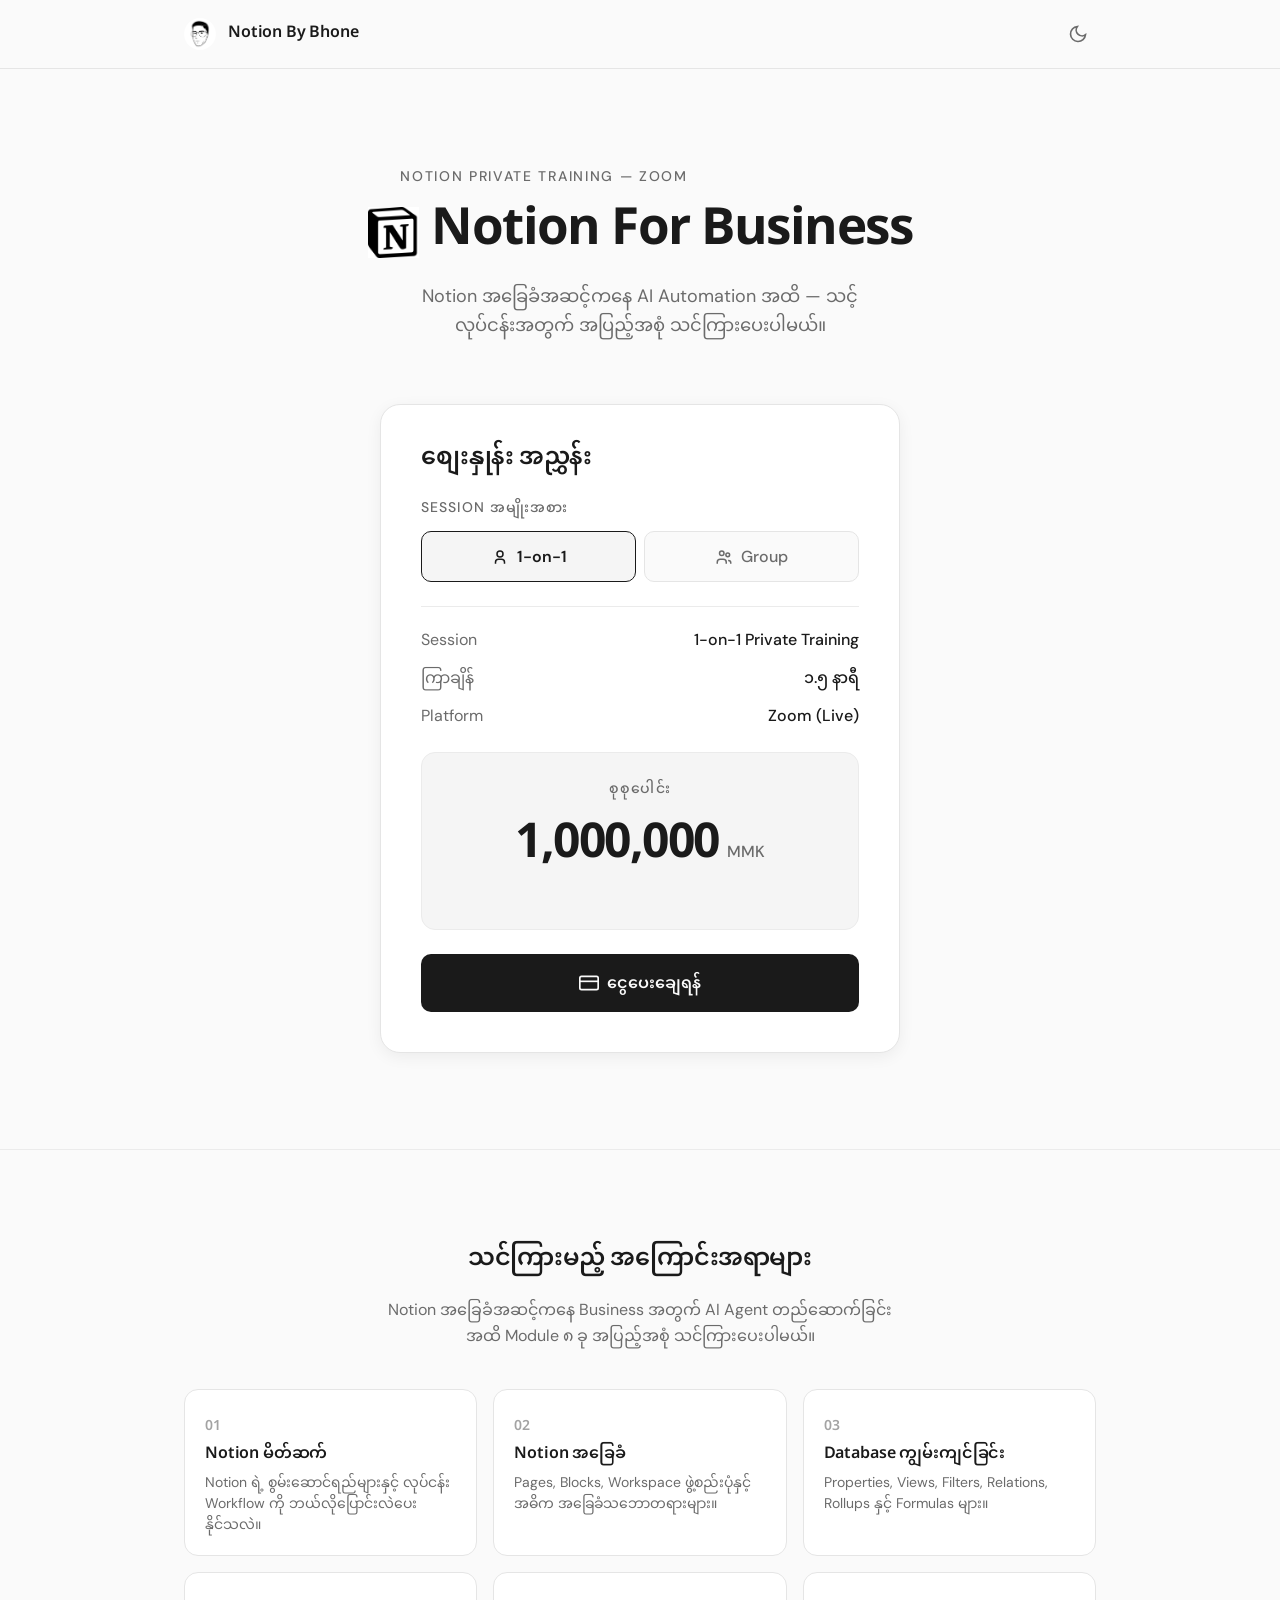
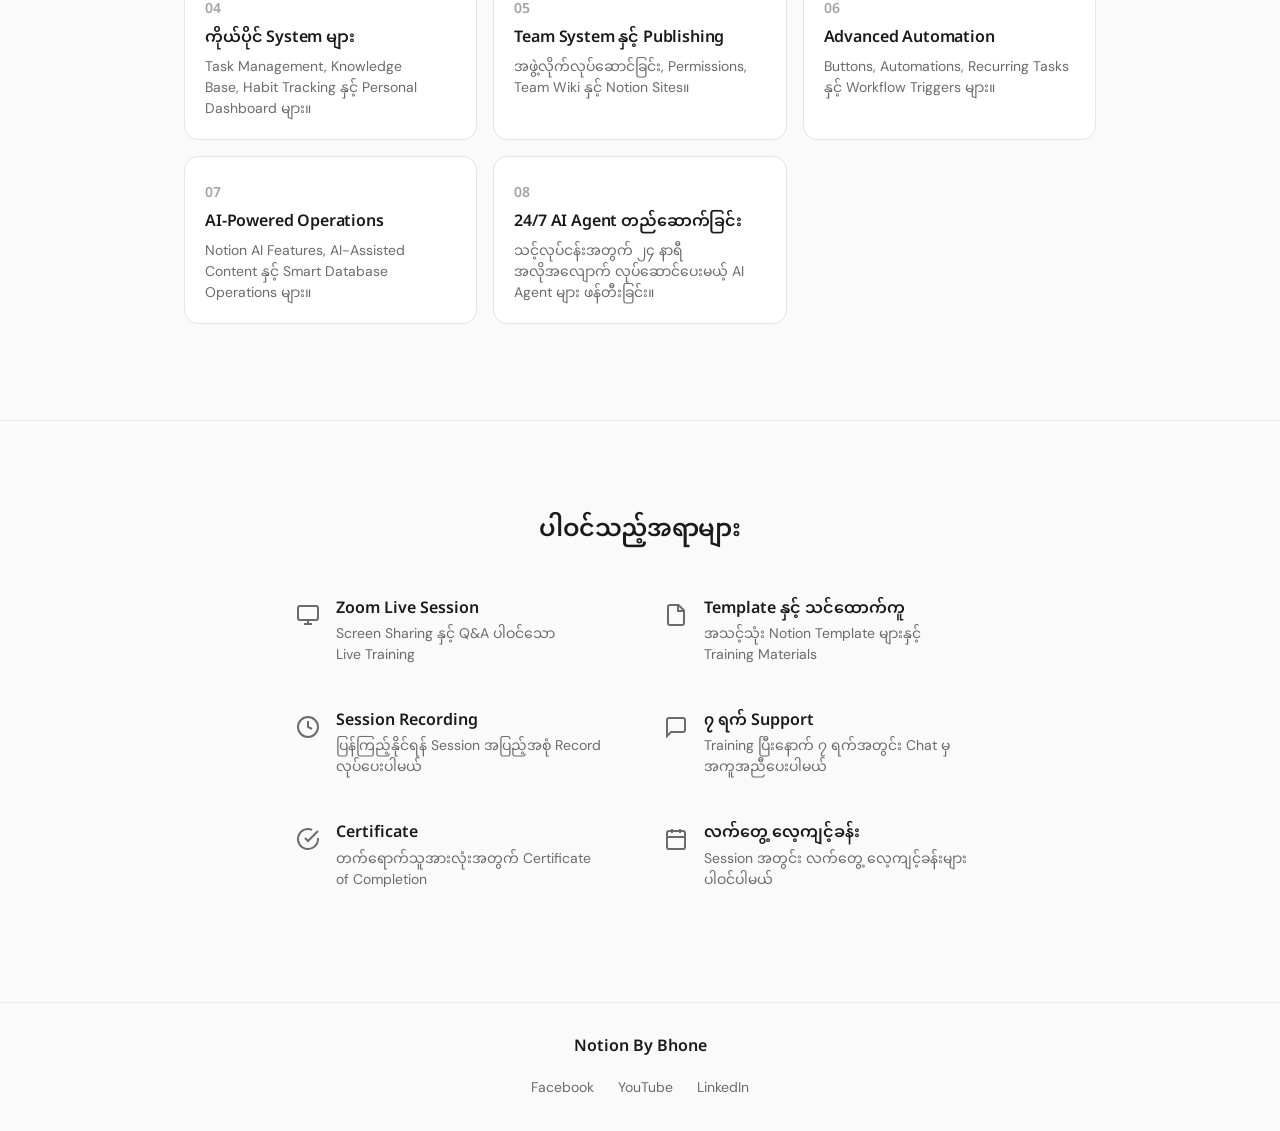
<file: index.html>
<!DOCTYPE html>
<html lang="my">
<head>
<meta charset="UTF-8">
<meta name="viewport" content="width=device-width, initial-scale=1.0">
<title>Notion Private Training — စျေးနှုန်းအညွှန်း | Notion By Bhone</title>
<meta name="description" content="Notion Private Training (Zoom) အတွက် စျေးနှုန်းကို ချက်ချင်းကြည့်ရှုပါ။ 1-on-1 သို့မဟုတ် Group session များဖြင့် Notion အခြေခံမှ AI Automation အထိ သင်ကြားပေးပါသည်။">

<!-- Fonts -->
<link href="https://api.fontshare.com/v2/css?f[]=general-sans@400,500,600,700&display=swap" rel="stylesheet">
<link rel="preconnect" href="https://fonts.googleapis.com">
<link rel="preconnect" href="https://fonts.gstatic.com" crossorigin>
<link href="https://fonts.googleapis.com/css2?family=DM+Sans:ital,opsz,wght@0,9..40,400;0,9..40,500;0,9..40,600;0,9..40,700&family=Noto+Sans+Myanmar:wght@400;500;600;700&display=swap" rel="stylesheet">

<link rel="stylesheet" href="./base.css">
<link rel="stylesheet" href="./style.css">
</head>
<body>

  <!-- Header -->
  <header class="site-header">
    <div class="header-inner">
      <div class="brand">
        <img class="logo-img" src="./nbb-profile.jpg" alt="Notion By Bhone" width="32" height="32">
        <span class="brand-name">Notion By Bhone</span>
      </div>
      <button data-theme-toggle aria-label="Switch to dark mode">
        <svg width="20" height="20" viewBox="0 0 24 24" fill="none" stroke="currentColor" stroke-width="2">
          <path d="M21 12.79A9 9 0 1 1 11.21 3 7 7 0 0 0 21 12.79z"/>
        </svg>
      </button>
    </div>
  </header>

  <main>
    <!-- Hero -->
    <section class="hero">
      <div class="container">
        <p class="hero-label">Notion Private Training — Zoom</p>
        <h1 class="hero-title"><img class="hero-notion-logo" src="./notion-logo.jpg" alt="Notion" width="48" height="48"> Notion For Business</h1>
        <p class="hero-desc">Notion အခြေခံအဆင့်ကနေ AI Automation အထိ — သင့်လုပ်ငန်းအတွက် အပြည့်အစုံ သင်ကြားပေးပါမယ်။</p>
      </div>
    </section>

    <!-- Quotation Builder -->
    <section class="quote-builder" id="quote">
      <div class="container">
        <div class="quote-card">
          <h2 class="section-label">စျေးနှုန်း အညွှန်း</h2>

          <!-- Session Type -->
          <div class="field-group">
            <label class="field-label">Session အမျိုးအစား</label>
            <div class="toggle-group" role="radiogroup" aria-label="Session type">
              <button class="toggle-btn active" role="radio" aria-checked="true" data-type="one-on-one">
                <span class="toggle-icon">
                  <svg width="18" height="18" viewBox="0 0 24 24" fill="none" stroke="currentColor" stroke-width="2"><circle cx="12" cy="8" r="4"/><path d="M6 21v-2a4 4 0 0 1 4-4h4a4 4 0 0 1 4 4v2"/></svg>
                </span>
                1-on-1
              </button>
              <button class="toggle-btn" role="radio" aria-checked="false" data-type="group">
                <span class="toggle-icon">
                  <svg width="18" height="18" viewBox="0 0 24 24" fill="none" stroke="currentColor" stroke-width="2"><circle cx="9" cy="7" r="3"/><path d="M3 21v-2a4 4 0 0 1 4-4h4a4 4 0 0 1 4 4v2"/><circle cx="17" cy="9" r="2.5"/><path d="M21 21v-1.5a3 3 0 0 0-3-3h-.5"/></svg>
                </span>
                Group
              </button>
            </div>
          </div>

          <!-- Group Size (hidden by default) -->
          <div class="field-group group-size-field" id="groupSizeField" style="display:none;">
            <label class="field-label" for="groupSize">တက်ရောက်မည့်သူ အရေအတွက်</label>
            <div class="stepper">
              <button class="stepper-btn" id="decreaseBtn" aria-label="လျှော့ရန်">
                <svg width="18" height="18" viewBox="0 0 24 24" fill="none" stroke="currentColor" stroke-width="2.5"><line x1="5" y1="12" x2="19" y2="12"/></svg>
              </button>
              <input type="number" id="groupSize" class="stepper-input" value="5" min="2" max="50" aria-label="တက်ရောက်မည့်သူ အရေအတွက်">
              <button class="stepper-btn" id="increaseBtn" aria-label="တိုးရန်">
                <svg width="18" height="18" viewBox="0 0 24 24" fill="none" stroke="currentColor" stroke-width="2.5"><line x1="12" y1="5" x2="12" y2="19"/><line x1="5" y1="12" x2="19" y2="12"/></svg>
              </button>
            </div>
            <p class="size-hint" id="sizeHint">၅–၁၀ ဦး</p>
          </div>

          <!-- Divider -->
          <div class="quote-divider"></div>

          <!-- Summary -->
          <div class="quote-summary">
            <div class="summary-row">
              <span class="summary-label">Session</span>
              <span class="summary-value" id="sessionLabel">1-on-1 Private Training</span>
            </div>
            <div class="summary-row">
              <span class="summary-label">ကြာချိန်</span>
              <span class="summary-value" id="durationLabel">၁.၅ နာရီ</span>
            </div>
            <div class="summary-row">
              <span class="summary-label">Platform</span>
              <span class="summary-value">Zoom (Live)</span>
            </div>
            <div class="summary-row" id="participantsRow" style="display:none;">
              <span class="summary-label">တက်ရောက်သူ</span>
              <span class="summary-value" id="participantsLabel">5</span>
            </div>
          </div>

          <!-- Price -->
          <div class="price-block">
            <p class="price-label">စုစုပေါင်း</p>
            <p class="price-amount" id="priceAmount">
              <span class="price-number" id="priceNumber">1,000,000</span>
              <span class="price-currency">MMK</span>
            </p>
            <p class="price-tier" id="priceTier"></p>
          </div>

          <!-- CTA -->
          <a href="./payment.html" class="cta-btn">
            <svg width="20" height="20" viewBox="0 0 24 24" fill="none" stroke="currentColor" stroke-width="2"><rect x="1" y="4" width="22" height="16" rx="2" ry="2"/><line x1="1" y1="10" x2="23" y2="10"/></svg>
            ငွေပေးချေရန်
          </a>
        </div>
      </div>
    </section>

    <!-- Training Outline -->
    <section class="outline" id="outline">
      <div class="container">
        <h2 class="section-label">သင်ကြားမည့် အကြောင်းအရာများ</h2>
        <p class="outline-desc">Notion အခြေခံအဆင့်ကနေ Business အတွက် AI Agent တည်ဆောက်ခြင်းအထိ Module ၈ ခု အပြည့်အစုံ သင်ကြားပေးပါမယ်။</p>

        <div class="modules-grid">
          <div class="module-card">
            <span class="module-num">01</span>
            <h3>Notion မိတ်ဆက်</h3>
            <p>Notion ရဲ့ စွမ်းဆောင်ရည်များနှင့် လုပ်ငန်း Workflow ကို ဘယ်လိုပြောင်းလဲပေးနိုင်သလဲ။</p>
          </div>
          <div class="module-card">
            <span class="module-num">02</span>
            <h3>Notion အခြေခံ</h3>
            <p>Pages, Blocks, Workspace ဖွဲ့စည်းပုံနှင့် အဓိက အခြေခံသဘောတရားများ။</p>
          </div>
          <div class="module-card">
            <span class="module-num">03</span>
            <h3>Database ကျွမ်းကျင်ခြင်း</h3>
            <p>Properties, Views, Filters, Relations, Rollups နှင့် Formulas များ။</p>
          </div>
          <div class="module-card">
            <span class="module-num">04</span>
            <h3>ကိုယ်ပိုင် System များ</h3>
            <p>Task Management, Knowledge Base, Habit Tracking နှင့် Personal Dashboard များ။</p>
          </div>
          <div class="module-card">
            <span class="module-num">05</span>
            <h3>Team System နှင့် Publishing</h3>
            <p>အဖွဲ့လိုက်လုပ်ဆောင်ခြင်း, Permissions, Team Wiki နှင့် Notion Sites။</p>
          </div>
          <div class="module-card">
            <span class="module-num">06</span>
            <h3>Advanced Automation</h3>
            <p>Buttons, Automations, Recurring Tasks နှင့် Workflow Triggers များ။</p>
          </div>
          <div class="module-card">
            <span class="module-num">07</span>
            <h3>AI-Powered Operations</h3>
            <p>Notion AI Features, AI-Assisted Content နှင့် Smart Database Operations များ။</p>
          </div>
          <div class="module-card">
            <span class="module-num">08</span>
            <h3>24/7 AI Agent တည်ဆောက်ခြင်း</h3>
            <p>သင့်လုပ်ငန်းအတွက် ၂၄ နာရီ အလိုအလျောက် လုပ်ဆောင်ပေးမယ့် AI Agent များ ဖန်တီးခြင်း။</p>
          </div>
        </div>
      </div>
    </section>

    <!-- What's Included -->
    <section class="included" id="included">
      <div class="container">
        <h2 class="section-label">ပါဝင်သည့်အရာများ</h2>
        <div class="included-grid">
          <div class="included-item">
            <svg width="24" height="24" viewBox="0 0 24 24" fill="none" stroke="currentColor" stroke-width="2"><rect x="2" y="3" width="20" height="14" rx="2"/><line x1="8" y1="21" x2="16" y2="21"/><line x1="12" y1="17" x2="12" y2="21"/></svg>
            <div>
              <h3>Zoom Live Session</h3>
              <p>Screen Sharing နှင့် Q&A ပါဝင်သော Live Training</p>
            </div>
          </div>
          <div class="included-item">
            <svg width="24" height="24" viewBox="0 0 24 24" fill="none" stroke="currentColor" stroke-width="2"><path d="M14.5 2H6a2 2 0 0 0-2 2v16a2 2 0 0 0 2 2h12a2 2 0 0 0 2-2V7.5L14.5 2z"/><polyline points="14 2 14 8 20 8"/></svg>
            <div>
              <h3>Template နှင့် သင်ထောက်ကူ</h3>
              <p>အသင့်သုံး Notion Template များနှင့် Training Materials</p>
            </div>
          </div>
          <div class="included-item">
            <svg width="24" height="24" viewBox="0 0 24 24" fill="none" stroke="currentColor" stroke-width="2"><circle cx="12" cy="12" r="10"/><polyline points="12 6 12 12 16 14"/></svg>
            <div>
              <h3>Session Recording</h3>
              <p>ပြန်ကြည့်နိုင်ရန် Session အပြည့်အစုံ Record လုပ်ပေးပါမယ်</p>
            </div>
          </div>
          <div class="included-item">
            <svg width="24" height="24" viewBox="0 0 24 24" fill="none" stroke="currentColor" stroke-width="2"><path d="M21 15a2 2 0 0 1-2 2H7l-4 4V5a2 2 0 0 1 2-2h14a2 2 0 0 1 2 2z"/></svg>
            <div>
              <h3>၇ ရက် Support</h3>
              <p>Training ပြီးနောက် ၇ ရက်အတွင်း Chat မှ အကူအညီပေးပါမယ်</p>
            </div>
          </div>
          <div class="included-item">
            <svg width="24" height="24" viewBox="0 0 24 24" fill="none" stroke="currentColor" stroke-width="2"><path d="M22 11.08V12a10 10 0 1 1-5.93-9.14"/><polyline points="22 4 12 14.01 9 11.01"/></svg>
            <div>
              <h3>Certificate</h3>
              <p>တက်ရောက်သူအားလုံးအတွက် Certificate of Completion</p>
            </div>
          </div>
          <div class="included-item">
            <svg width="24" height="24" viewBox="0 0 24 24" fill="none" stroke="currentColor" stroke-width="2"><rect x="3" y="4" width="18" height="18" rx="2" ry="2"/><line x1="16" y1="2" x2="16" y2="6"/><line x1="8" y1="2" x2="8" y2="6"/><line x1="3" y1="10" x2="21" y2="10"/></svg>
            <div>
              <h3>လက်တွေ့ လေ့ကျင့်ခန်း</h3>
              <p>Session အတွင်း လက်တွေ့ လေ့ကျင့်ခန်းများ ပါဝင်ပါမယ်</p>
            </div>
          </div>
        </div>
      </div>
    </section>


  </main>

  <!-- Footer -->
  <footer class="site-footer">
    <div class="container">
      <div class="footer-inner">
        <p class="footer-brand">Notion By Bhone</p>
        <div class="footer-links">
          <a href="https://facebook.com/NotionByBhone" target="_blank" rel="noopener noreferrer">Facebook</a>
          <a href="https://www.youtube.com/@BhoneNyanSoe" target="_blank" rel="noopener noreferrer">YouTube</a>
          <a href="https://www.linkedin.com/in/bhone-nyan-soe-41076126a" target="_blank" rel="noopener noreferrer">LinkedIn</a>
        </div>

      </div>
    </div>
  </footer>

  <script src="./app.js"></script>
</body>
</html>
</file>
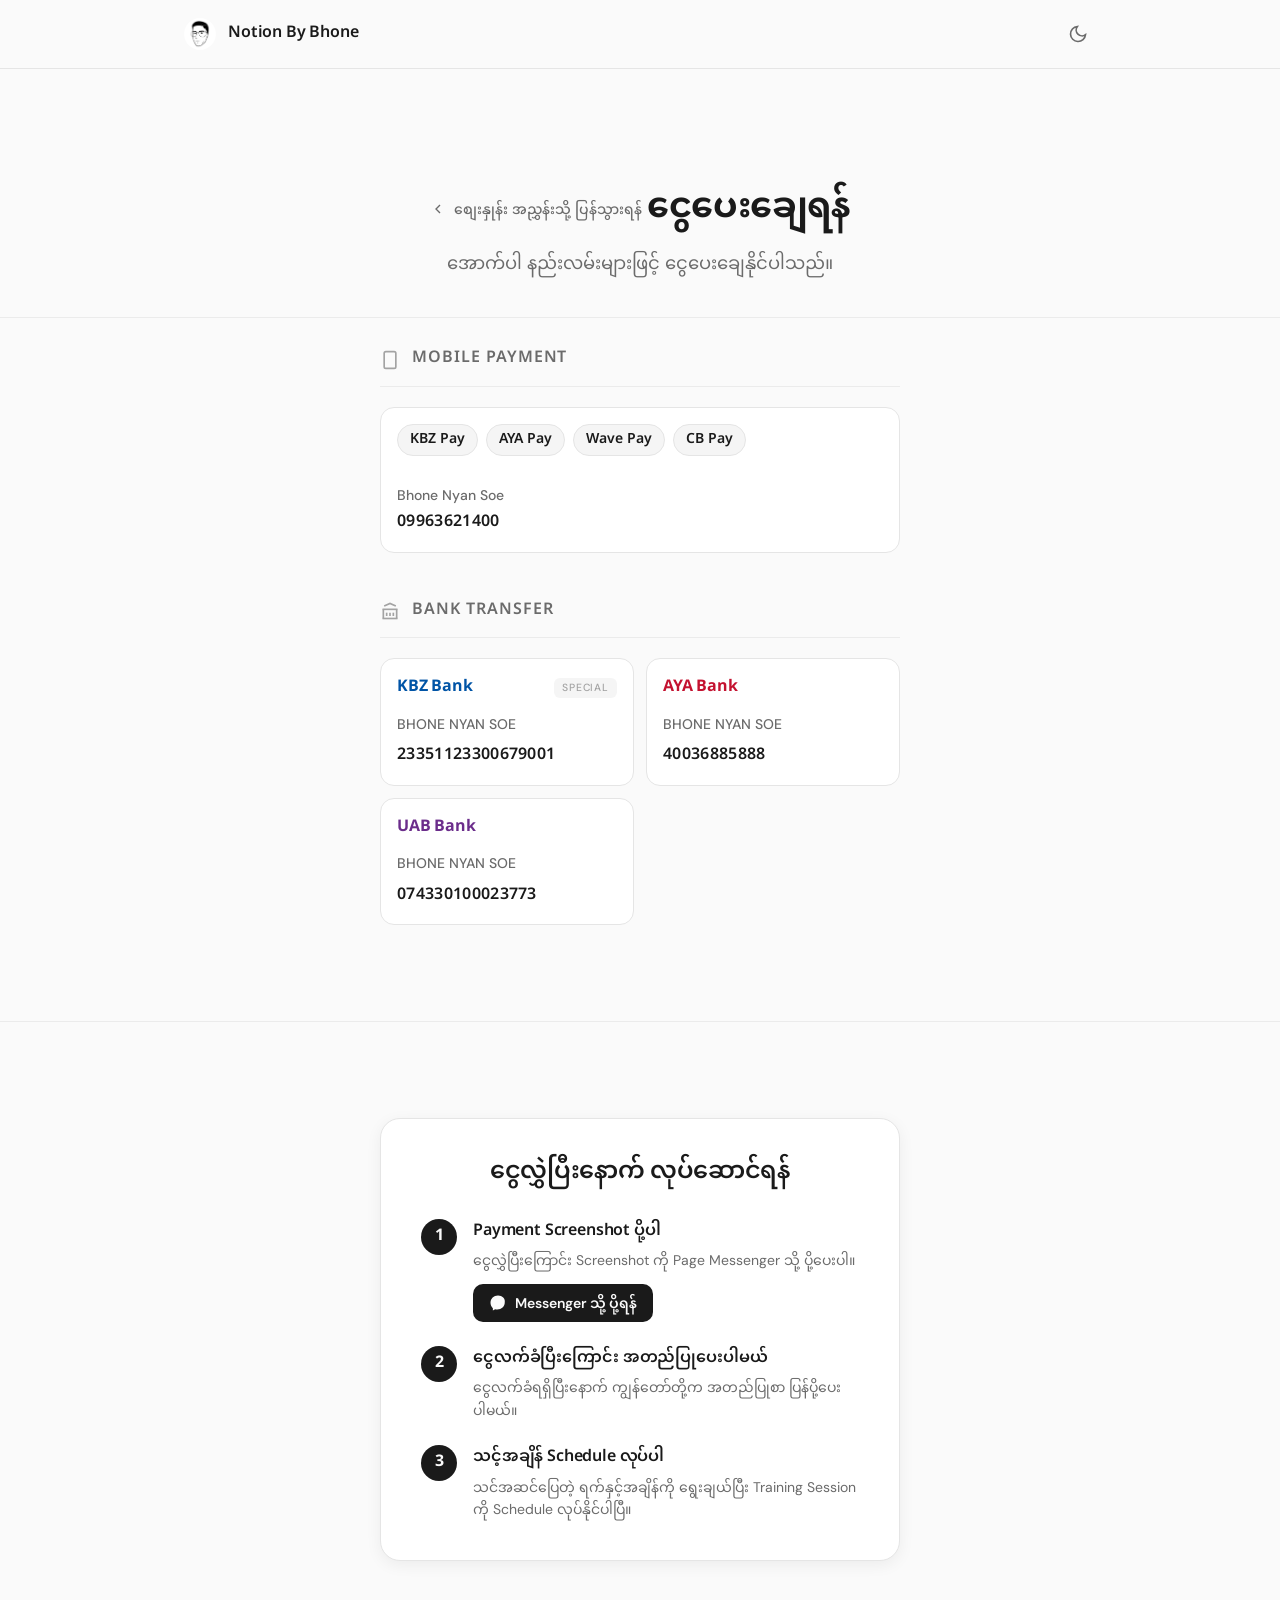
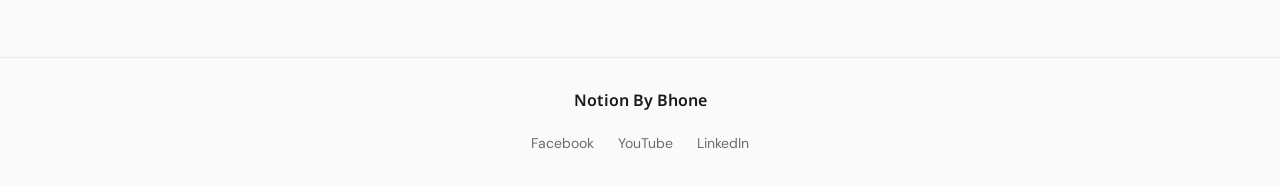
<file: payment.html>
<!DOCTYPE html>
<html lang="my">
<head>
<meta charset="UTF-8">
<meta name="viewport" content="width=device-width, initial-scale=1.0">
<title>ငွေပေးချေရန် — Notion Private Training | Notion By Bhone</title>
<meta name="description" content="Notion Private Training အတွက် ငွေပေးချေရန် နည်းလမ်းများ။ KBZ Pay, AYA Pay, Wave Pay, CB Pay နှင့် Bank Transfer ဖြင့် ပေးချေနိုင်ပါသည်။">

<!-- Fonts -->
<link href="https://api.fontshare.com/v2/css?f[]=general-sans@400,500,600,700&display=swap" rel="stylesheet">
<link rel="preconnect" href="https://fonts.googleapis.com">
<link rel="preconnect" href="https://fonts.gstatic.com" crossorigin>
<link href="https://fonts.googleapis.com/css2?family=DM+Sans:ital,opsz,wght@0,9..40,400;0,9..40,500;0,9..40,600;0,9..40,700&family=Noto+Sans+Myanmar:wght@400;500;600;700&display=swap" rel="stylesheet">

<link rel="stylesheet" href="./base.css">
<link rel="stylesheet" href="./style.css">
</head>
<body>

  <!-- Header -->
  <header class="site-header">
    <div class="header-inner">
      <a href="./index.html" class="brand" style="text-decoration:none; color:inherit;">
        <img class="logo-img" src="./nbb-profile.jpg" alt="Notion By Bhone" width="32" height="32">
        <span class="brand-name">Notion By Bhone</span>
      </a>
      <button data-theme-toggle aria-label="Switch to dark mode">
        <svg width="20" height="20" viewBox="0 0 24 24" fill="none" stroke="currentColor" stroke-width="2">
          <path d="M21 12.79A9 9 0 1 1 11.21 3 7 7 0 0 0 21 12.79z"/>
        </svg>
      </button>
    </div>
  </header>

  <main>
    <!-- Page Hero -->
    <section class="hero" style="padding-bottom: clamp(var(--space-6), 3vw, var(--space-10));">
      <div class="container">
        <a href="./index.html" class="back-link">
          <svg width="16" height="16" viewBox="0 0 24 24" fill="none" stroke="currentColor" stroke-width="2"><polyline points="15 18 9 12 15 6"/></svg>
          စျေးနှုန်း အညွှန်းသို့ ပြန်သွားရန်
        </a>
        <h1 class="hero-title" style="font-size: var(--text-xl); margin-top: var(--space-6);">ငွေပေးချေရန်</h1>
        <p class="hero-desc">အောက်ပါ နည်းလမ်းများဖြင့် ငွေပေးချေနိုင်ပါသည်။</p>
      </div>
    </section>

    <!-- Mobile Payment -->
    <section class="payment" id="payment" style="padding-top: var(--space-4);">
      <div class="container">
        <div class="payment-group">
          <h3 class="payment-group-title">
            <svg width="20" height="20" viewBox="0 0 24 24" fill="none" stroke="currentColor" stroke-width="2"><rect x="5" y="2" width="14" height="20" rx="2" ry="2"/><line x1="12" y1="18" x2="12.01" y2="18"/></svg>
            Mobile Payment
          </h3>
          <div class="payment-card mobile-pay-combined">
            <div class="pay-badges">
              <span class="pay-badge">KBZ Pay</span>
              <span class="pay-badge">AYA Pay</span>
              <span class="pay-badge">Wave Pay</span>
              <span class="pay-badge">CB Pay</span>
            </div>
            <div class="pay-details">
              <p class="pay-name">Bhone Nyan Soe</p>
              <p class="pay-number" data-copy="09963621400">09963621400</p>
            </div>
          </div>
        </div>

        <!-- Bank Transfer -->
        <div class="payment-group">
          <h3 class="payment-group-title">
            <svg width="20" height="20" viewBox="0 0 24 24" fill="none" stroke="currentColor" stroke-width="2"><path d="M3 21h18"/><path d="M3 10h18"/><path d="M5 6l7-3 7 3"/><path d="M4 10v11"/><path d="M20 10v11"/><path d="M8 14v4"/><path d="M12 14v4"/><path d="M16 14v4"/></svg>
            Bank Transfer
          </h3>
          <div class="payment-cards">
            <div class="payment-card bank-card">
              <div class="bank-header">
                <span class="bank-name bank-kbz">KBZ Bank</span>
                <span class="bank-type">Special</span>
              </div>
              <p class="pay-name">BHONE NYAN SOE</p>
              <p class="pay-number" data-copy="23351123300679001">23351123300679001</p>
            </div>
            <div class="payment-card bank-card">
              <div class="bank-header">
                <span class="bank-name bank-aya">AYA Bank</span>
              </div>
              <p class="pay-name">BHONE NYAN SOE</p>
              <p class="pay-number" data-copy="40036885888">40036885888</p>
            </div>
            <div class="payment-card bank-card">
              <div class="bank-header">
                <span class="bank-name bank-uab">UAB Bank</span>
              </div>
              <p class="pay-name">BHONE NYAN SOE</p>
              <p class="pay-number" data-copy="074330100023773">074330100023773</p>
            </div>
          </div>
        </div>
      </div>
    </section>

    <!-- After Payment Steps -->
    <section class="notice" id="notice">
      <div class="container">
        <div class="notice-card">
          <h2 class="notice-title">ငွေလွှဲပြီးနောက် လုပ်ဆောင်ရန်</h2>

          <div class="notice-steps">
            <div class="notice-step">
              <div class="step-number">1</div>
              <div class="step-content">
                <h3>Payment Screenshot ပို့ပါ</h3>
                <p>ငွေလွှဲပြီးကြောင်း Screenshot ကို Page Messenger သို့ ပို့ပေးပါ။</p>
                <a href="https://m.me/NotionByBhone" target="_blank" rel="noopener noreferrer" class="step-btn">
                  <svg width="18" height="18" viewBox="0 0 24 24" fill="currentColor"><path d="M12 2C6.36 2 2 6.13 2 11.7c0 2.91 1.2 5.42 3.15 7.15V22l3.03-1.67c.86.24 1.78.37 2.82.37 5.64 0 10-3.93 10-9.3C22 6.13 17.64 2 12 2z"/><path d="M13.03 14.41l-2.55-2.73L5.7 14.5l5.25-5.58 2.61 2.73 4.72-3.08-5.25 5.84z" fill="var(--color-bg)"/></svg>
                  Messenger သို့ ပို့ရန်
                </a>
              </div>
            </div>

            <div class="notice-step">
              <div class="step-number">2</div>
              <div class="step-content">
                <h3>ငွေလက်ခံပြီးကြောင်း အတည်ပြုပေးပါမယ်</h3>
                <p>ငွေလက်ခံရရှိပြီးနောက် ကျွန်တော်တို့က အတည်ပြုစာ ပြန်ပို့ပေးပါမယ်။</p>
              </div>
            </div>

            <div class="notice-step">
              <div class="step-number">3</div>
              <div class="step-content">
                <h3>သင့်အချိန် Schedule လုပ်ပါ</h3>
                <p>သင်အဆင်ပြေတဲ့ ရက်နှင့်အချိန်ကို ရွေးချယ်ပြီး Training Session ကို Schedule လုပ်နိုင်ပါပြီ။</p>
              </div>
            </div>
          </div>
        </div>
      </div>
    </section>
  </main>

  <!-- Footer -->
  <footer class="site-footer">
    <div class="container">
      <div class="footer-inner">
        <p class="footer-brand">Notion By Bhone</p>
        <div class="footer-links">
          <a href="https://facebook.com/NotionByBhone" target="_blank" rel="noopener noreferrer">Facebook</a>
          <a href="https://www.youtube.com/@BhoneNyanSoe" target="_blank" rel="noopener noreferrer">YouTube</a>
          <a href="https://www.linkedin.com/in/bhone-nyan-soe-41076126a" target="_blank" rel="noopener noreferrer">LinkedIn</a>
        </div>
      </div>
    </div>
  </footer>

  <script>
  (function () {
    'use strict';

    // Copy to clipboard
    document.querySelectorAll('[data-copy]').forEach(el => {
      el.addEventListener('click', () => {
        const text = el.getAttribute('data-copy');
        navigator.clipboard.writeText(text).then(() => {
          el.classList.add('copied');
          setTimeout(() => el.classList.remove('copied'), 1500);
        }).catch(() => {
          const ta = document.createElement('textarea');
          ta.value = text;
          ta.style.position = 'fixed';
          ta.style.opacity = '0';
          document.body.appendChild(ta);
          ta.select();
          document.execCommand('copy');
          document.body.removeChild(ta);
          el.classList.add('copied');
          setTimeout(() => el.classList.remove('copied'), 1500);
        });
      });
    });

    // Dark mode toggle
    const themeToggle = document.querySelector('[data-theme-toggle]');
    const root = document.documentElement;
    let isDark = window.matchMedia('(prefers-color-scheme: dark)').matches;

    function applyTheme() {
      root.setAttribute('data-theme', isDark ? 'dark' : 'light');
      themeToggle.setAttribute('aria-label', 'Switch to ' + (isDark ? 'light' : 'dark') + ' mode');
      themeToggle.innerHTML = isDark
        ? '<svg width="20" height="20" viewBox="0 0 24 24" fill="none" stroke="currentColor" stroke-width="2"><circle cx="12" cy="12" r="5"/><path d="M12 1v2M12 21v2M4.22 4.22l1.42 1.42M18.36 18.36l1.42 1.42M1 12h2M21 12h2M4.22 19.78l1.42-1.42M18.36 5.64l1.42-1.42"/></svg>'
        : '<svg width="20" height="20" viewBox="0 0 24 24" fill="none" stroke="currentColor" stroke-width="2"><path d="M21 12.79A9 9 0 1 1 11.21 3 7 7 0 0 0 21 12.79z"/></svg>';
    }

    applyTheme();
    themeToggle.addEventListener('click', () => {
      isDark = !isDark;
      applyTheme();
    });
  })();
  </script>
</body>
</html>
</file>
<file: base.css>
*, *::before, *::after { box-sizing: border-box; margin: 0; padding: 0; }

html {
  -moz-text-size-adjust: none;
  -webkit-text-size-adjust: none;
  text-size-adjust: none;
  -webkit-font-smoothing: antialiased;
  -moz-osx-font-smoothing: grayscale;
  text-rendering: optimizeLegibility;
  scroll-behavior: smooth;
  hanging-punctuation: first last;
  scroll-padding-top: 4rem;
}

body {
  min-height: 100dvh;
  line-height: 1.6;
  font-family: var(--font-body, sans-serif);
  font-size: var(--text-base);
  color: var(--color-text);
  background-color: var(--color-bg);
}

img, picture, video, canvas, svg { display: block; max-width: 100%; height: auto; }
ul[role="list"], ol[role="list"] { list-style: none; }
input, button, textarea, select { font: inherit; color: inherit; }

h1, h2, h3, h4, h5, h6 { text-wrap: balance; line-height: 1.15; }
p, li, figcaption { text-wrap: pretty; max-width: 72ch; }

::selection {
  background: oklch(from var(--color-text) l c h / 0.15);
  color: var(--color-text);
}

:focus-visible {
  outline: 2px solid var(--color-text);
  outline-offset: 3px;
  border-radius: 0.375rem;
}

@media (prefers-reduced-motion: reduce) {
  *, *::before, *::after {
    animation-duration: 0.01ms !important;
    animation-iteration-count: 1 !important;
    transition-duration: 0.01ms !important;
    scroll-behavior: auto !important;
  }
}

button { cursor: pointer; background: none; border: none; }

a, button, [role="button"], [role="link"], input, textarea, select {
  transition: color 180ms cubic-bezier(0.16, 1, 0.3, 1),
              background 180ms cubic-bezier(0.16, 1, 0.3, 1),
              border-color 180ms cubic-bezier(0.16, 1, 0.3, 1),
              box-shadow 180ms cubic-bezier(0.16, 1, 0.3, 1),
              transform 180ms cubic-bezier(0.16, 1, 0.3, 1);
}

.sr-only {
  position: absolute; width: 1px; height: 1px; padding: 0; margin: -1px;
  overflow: hidden; clip: rect(0, 0, 0, 0); white-space: nowrap; border-width: 0;
}
</file>
<file: style.css>
/* ═══════════════════════════════════════════
   Design Tokens — Monochrome brand (Notion By Bhone)
   ═══════════════════════════════════════════ */

:root {
  /* Type scale */
  --text-xs:   clamp(0.75rem,  0.7rem  + 0.25vw, 0.875rem);
  --text-sm:   clamp(0.875rem, 0.8rem  + 0.35vw, 1rem);
  --text-base: clamp(1rem,     0.95rem + 0.25vw, 1.125rem);
  --text-lg:   clamp(1.125rem, 1rem    + 0.75vw, 1.5rem);
  --text-xl:   clamp(1.5rem,   1.2rem  + 1.25vw, 2.25rem);
  --text-2xl:  clamp(2rem,     1.2rem  + 2.5vw,  3.5rem);

  /* Spacing (4px system) */
  --space-1:  0.25rem;
  --space-2:  0.5rem;
  --space-3:  0.75rem;
  --space-4:  1rem;
  --space-5:  1.25rem;
  --space-6:  1.5rem;
  --space-8:  2rem;
  --space-10: 2.5rem;
  --space-12: 3rem;
  --space-16: 4rem;
  --space-20: 5rem;
  --space-24: 6rem;

  /* Fonts */
  --font-display: 'General Sans', 'Noto Sans Myanmar', 'Helvetica Neue', sans-serif;
  --font-body: 'DM Sans', 'Noto Sans Myanmar', 'Helvetica Neue', sans-serif;
  --font-myanmar: 'Noto Sans Myanmar', 'DM Sans', sans-serif;

  /* Radius */
  --radius-sm: 0.375rem;
  --radius-md: 0.625rem;
  --radius-lg: 0.875rem;
  --radius-xl: 1.25rem;
  --radius-full: 9999px;

  /* Transition */
  --ease: cubic-bezier(0.16, 1, 0.3, 1);

  /* Content widths */
  --content-narrow: 640px;
  --content-default: 960px;
}

/* ── Light Mode ────────────────────────────── */
:root, [data-theme="light"] {
  --color-bg:       #FAFAFA;
  --color-surface:  #FFFFFF;
  --color-surface-2: #F5F5F5;
  --color-border:   #E5E5E5;
  --color-divider:  #EBEBEB;
  --color-text:     #1A1A1A;
  --color-text-muted: #6B6B6B;
  --color-text-faint: #A3A3A3;
  --color-accent:   #1A1A1A;
  --color-accent-hover: #333333;

  --shadow-sm: 0 1px 2px rgba(0,0,0,0.04);
  --shadow-md: 0 4px 16px rgba(0,0,0,0.06);
  --shadow-lg: 0 12px 40px rgba(0,0,0,0.08);
}

/* ── Dark Mode ─────────────────────────────── */
[data-theme="dark"] {
  --color-bg:       #111111;
  --color-surface:  #1A1A1A;
  --color-surface-2: #222222;
  --color-border:   #333333;
  --color-divider:  #2A2A2A;
  --color-text:     #E5E5E5;
  --color-text-muted: #999999;
  --color-text-faint: #666666;
  --color-accent:   #FFFFFF;
  --color-accent-hover: #CCCCCC;

  --shadow-sm: 0 1px 2px rgba(0,0,0,0.2);
  --shadow-md: 0 4px 16px rgba(0,0,0,0.3);
  --shadow-lg: 0 12px 40px rgba(0,0,0,0.4);
}

@media (prefers-color-scheme: dark) {
  :root:not([data-theme]) {
    --color-bg:       #111111;
    --color-surface:  #1A1A1A;
    --color-surface-2: #222222;
    --color-border:   #333333;
    --color-divider:  #2A2A2A;
    --color-text:     #E5E5E5;
    --color-text-muted: #999999;
    --color-text-faint: #666666;
    --color-accent:   #FFFFFF;
    --color-accent-hover: #CCCCCC;
    --shadow-sm: 0 1px 2px rgba(0,0,0,0.2);
    --shadow-md: 0 4px 16px rgba(0,0,0,0.3);
    --shadow-lg: 0 12px 40px rgba(0,0,0,0.4);
  }
}

/* ═══════════════════════════════════════════
   Layout
   ═══════════════════════════════════════════ */

.container {
  width: 100%;
  max-width: var(--content-default);
  margin: 0 auto;
  padding-inline: var(--space-6);
}

/* ═══════════════════════════════════════════
   Header
   ═══════════════════════════════════════════ */

.site-header {
  position: sticky;
  top: 0;
  z-index: 100;
  background: var(--color-bg);
  border-bottom: 1px solid var(--color-border);
  backdrop-filter: blur(12px);
}

.header-inner {
  max-width: var(--content-default);
  margin: 0 auto;
  padding: var(--space-4) var(--space-6);
  display: flex;
  align-items: center;
  justify-content: space-between;
}

.brand {
  display: flex;
  align-items: center;
  gap: var(--space-3);
}

.logo {
  color: var(--color-text);
  flex-shrink: 0;
}

.logo-img {
  width: 32px;
  height: 32px;
  border-radius: var(--radius-full);
  object-fit: cover;
  flex-shrink: 0;
}

.brand-name {
  font-family: var(--font-display);
  font-weight: 600;
  font-size: var(--text-sm);
  letter-spacing: -0.01em;
}

[data-theme-toggle] {
  padding: var(--space-2);
  border-radius: var(--radius-sm);
  color: var(--color-text-muted);
}
[data-theme-toggle]:hover {
  color: var(--color-text);
  background: var(--color-surface-2);
}

/* ═══════════════════════════════════════════
   Back Link
   ═══════════════════════════════════════════ */

.back-link {
  display: inline-flex;
  align-items: center;
  gap: var(--space-2);
  font-size: var(--text-xs);
  font-weight: 500;
  color: var(--color-text-muted);
  text-decoration: none;
  transition: color 150ms var(--ease);
}

.back-link:hover {
  color: var(--color-text);
}

.back-link svg {
  flex-shrink: 0;
}

/* ═══════════════════════════════════════════
   Hero
   ═══════════════════════════════════════════ */

.hero {
  padding: clamp(var(--space-12), 8vw, var(--space-24)) 0 clamp(var(--space-8), 5vw, var(--space-16));
  text-align: center;
}

.hero-label {
  font-family: var(--font-body);
  font-size: var(--text-xs);
  font-weight: 500;
  text-transform: uppercase;
  letter-spacing: 0.12em;
  color: var(--color-text-muted);
  margin-bottom: var(--space-4);
}

.hero-title {
  font-family: var(--font-display);
  font-size: var(--text-2xl);
  font-weight: 700;
  letter-spacing: -0.03em;
  line-height: 1.15;
  margin-bottom: var(--space-5);
  display: inline-flex;
  align-items: center;
  gap: var(--space-3);
}

.hero-notion-logo {
  width: clamp(36px, 4vw, 52px);
  height: clamp(36px, 4vw, 52px);
  object-fit: contain;
  flex-shrink: 0;
  vertical-align: middle;
}

.hero-desc {
  font-size: var(--text-base);
  color: var(--color-text-muted);
  max-width: 480px;
  margin: 0 auto;
  line-height: 1.6;
}

/* ═══════════════════════════════════════════
   Quote Builder Card
   ═══════════════════════════════════════════ */

.quote-builder {
  padding-bottom: clamp(var(--space-12), 8vw, var(--space-24));
}

.quote-card {
  background: var(--color-surface);
  border: 1px solid var(--color-border);
  border-radius: var(--radius-xl);
  padding: clamp(var(--space-6), 4vw, var(--space-10));
  max-width: 520px;
  margin: 0 auto;
  box-shadow: var(--shadow-md);
}

.section-label {
  font-family: var(--font-display);
  font-size: var(--text-lg);
  font-weight: 600;
  letter-spacing: -0.02em;
  margin-bottom: var(--space-6);
}

/* Field Group */
.field-group {
  margin-bottom: var(--space-6);
}

.field-label {
  display: block;
  font-size: var(--text-xs);
  font-weight: 500;
  text-transform: uppercase;
  letter-spacing: 0.08em;
  color: var(--color-text-muted);
  margin-bottom: var(--space-3);
}

/* Toggle Buttons */
.toggle-group {
  display: grid;
  grid-template-columns: 1fr 1fr;
  gap: var(--space-2);
}

.toggle-btn {
  display: flex;
  align-items: center;
  justify-content: center;
  gap: var(--space-2);
  padding: var(--space-3) var(--space-4);
  border: 1.5px solid var(--color-border);
  border-radius: var(--radius-md);
  font-family: var(--font-body);
  font-size: var(--text-sm);
  font-weight: 500;
  color: var(--color-text-muted);
  background: var(--color-bg);
}

.toggle-btn:hover {
  border-color: var(--color-text-faint);
  color: var(--color-text);
}

.toggle-btn.active {
  border-color: var(--color-accent);
  color: var(--color-text);
  background: var(--color-surface-2);
  font-weight: 600;
}

.toggle-icon {
  display: flex;
  align-items: center;
}

/* Stepper */
.stepper {
  display: flex;
  align-items: center;
  gap: var(--space-2);
}

.stepper-btn {
  display: flex;
  align-items: center;
  justify-content: center;
  width: 44px;
  height: 44px;
  border: 1.5px solid var(--color-border);
  border-radius: var(--radius-md);
  color: var(--color-text-muted);
  background: var(--color-bg);
  flex-shrink: 0;
}
.stepper-btn:hover {
  border-color: var(--color-text-faint);
  color: var(--color-text);
  background: var(--color-surface-2);
}

.stepper-input {
  width: 100%;
  text-align: center;
  font-family: var(--font-display);
  font-size: var(--text-xl);
  font-weight: 700;
  border: none;
  background: transparent;
  -moz-appearance: textfield;
  appearance: textfield;
}
.stepper-input::-webkit-outer-spin-button,
.stepper-input::-webkit-inner-spin-button {
  -webkit-appearance: none;
  margin: 0;
}

.size-hint {
  font-size: var(--text-xs);
  color: var(--color-text-faint);
  text-align: center;
  margin-top: var(--space-2);
}

/* Group size field animation */
.group-size-field {
  overflow: hidden;
  transition: max-height 350ms var(--ease), opacity 250ms var(--ease), margin 250ms var(--ease);
}

.group-size-field.visible {
  display: block !important;
  max-height: 150px;
  opacity: 1;
}

.group-size-field.hidden {
  max-height: 0;
  opacity: 0;
  margin-bottom: 0;
}

/* Divider */
.quote-divider {
  height: 1px;
  background: var(--color-divider);
  margin: var(--space-5) 0;
}

/* Summary */
.quote-summary {
  display: flex;
  flex-direction: column;
  gap: var(--space-3);
  margin-bottom: var(--space-6);
}

.summary-row {
  display: flex;
  justify-content: space-between;
  align-items: center;
}

.summary-label {
  font-size: var(--text-sm);
  color: var(--color-text-muted);
}

.summary-value {
  font-size: var(--text-sm);
  font-weight: 500;
  text-align: right;
}

/* Price */
.price-block {
  text-align: center;
  padding: var(--space-6) 0;
  border: 1px solid var(--color-divider);
  border-radius: var(--radius-lg);
  background: var(--color-surface-2);
  margin-bottom: var(--space-6);
}

.price-label {
  font-size: var(--text-xs);
  font-weight: 500;
  text-transform: uppercase;
  letter-spacing: 0.1em;
  color: var(--color-text-muted);
  margin-bottom: var(--space-2);
}

.price-amount {
  display: flex;
  align-items: baseline;
  justify-content: center;
  gap: var(--space-2);
}

.price-number {
  font-family: var(--font-display);
  font-size: clamp(2rem, 1.5rem + 2vw, 3rem);
  font-weight: 700;
  letter-spacing: -0.03em;
  font-variant-numeric: tabular-nums;
}

.price-currency {
  font-size: var(--text-sm);
  font-weight: 500;
  color: var(--color-text-muted);
}

.price-tier {
  font-size: var(--text-xs);
  color: var(--color-text-faint);
  margin-top: var(--space-1);
  min-height: 1.2em;
}

/* CTA Button */
.cta-btn {
  display: flex;
  align-items: center;
  justify-content: center;
  gap: var(--space-2);
  width: 100%;
  padding: var(--space-4);
  background: var(--color-accent);
  color: var(--color-bg);
  border-radius: var(--radius-md);
  font-family: var(--font-body);
  font-size: var(--text-sm);
  font-weight: 600;
  text-decoration: none;
  letter-spacing: -0.01em;
}

.cta-btn svg {
  display: inline;
  flex-shrink: 0;
}

.cta-btn:hover {
  background: var(--color-accent-hover);
  transform: translateY(-1px);
  box-shadow: var(--shadow-md);
}

/* ═══════════════════════════════════════════
   Training Outline
   ═══════════════════════════════════════════ */

.outline {
  padding: clamp(var(--space-12), 8vw, var(--space-24)) 0;
  border-top: 1px solid var(--color-divider);
}

.outline .section-label {
  text-align: center;
}

.outline-desc {
  text-align: center;
  color: var(--color-text-muted);
  font-size: var(--text-sm);
  max-width: 520px;
  margin: 0 auto var(--space-10);
}

.modules-grid {
  display: grid;
  grid-template-columns: repeat(auto-fit, minmax(240px, 1fr));
  gap: var(--space-4);
}

.module-card {
  padding: var(--space-5);
  border: 1px solid var(--color-border);
  border-radius: var(--radius-lg);
  background: var(--color-surface);
  transition: border-color 180ms var(--ease), box-shadow 180ms var(--ease);
}

.module-card:hover {
  border-color: var(--color-text-faint);
  box-shadow: var(--shadow-sm);
}

.module-num {
  display: inline-block;
  font-family: var(--font-display);
  font-size: var(--text-xs);
  font-weight: 600;
  color: var(--color-text-faint);
  margin-bottom: var(--space-2);
}

.module-card h3 {
  font-family: var(--font-display);
  font-size: var(--text-sm);
  font-weight: 600;
  margin-bottom: var(--space-2);
  letter-spacing: -0.01em;
}

.module-card p {
  font-size: var(--text-xs);
  color: var(--color-text-muted);
  line-height: 1.5;
}

/* ═══════════════════════════════════════════
   What's Included
   ═══════════════════════════════════════════ */

.included {
  padding: clamp(var(--space-12), 8vw, var(--space-24)) 0;
  border-top: 1px solid var(--color-divider);
}

.included .section-label {
  text-align: center;
  margin-bottom: var(--space-10);
}

.included-grid {
  display: grid;
  grid-template-columns: repeat(auto-fit, minmax(260px, 1fr));
  gap: var(--space-4);
  max-width: 720px;
  margin: 0 auto;
}

.included-item {
  display: flex;
  gap: var(--space-4);
  align-items: flex-start;
  padding: var(--space-4);
}

.included-item svg {
  flex-shrink: 0;
  color: var(--color-text-muted);
  margin-top: 2px;
}

.included-item h3 {
  font-family: var(--font-display);
  font-size: var(--text-sm);
  font-weight: 600;
  margin-bottom: var(--space-1);
}

.included-item p {
  font-size: var(--text-xs);
  color: var(--color-text-muted);
  line-height: 1.5;
}

/* ═══════════════════════════════════════════
   Payment Section
   ═══════════════════════════════════════════ */

.payment {
  padding: clamp(var(--space-12), 8vw, var(--space-24)) 0;
  border-top: 1px solid var(--color-divider);
}

.payment .section-label {
  text-align: center;
}

.payment-intro {
  text-align: center;
  color: var(--color-text-muted);
  font-size: var(--text-sm);
  max-width: 520px;
  margin: 0 auto var(--space-10);
}

.payment-group {
  max-width: 520px;
  margin: 0 auto var(--space-8);
}

.payment-group:last-child {
  margin-bottom: 0;
}

.payment-group-title {
  display: flex;
  align-items: center;
  gap: var(--space-3);
  font-family: var(--font-display);
  font-size: var(--text-sm);
  font-weight: 600;
  letter-spacing: -0.01em;
  color: var(--color-text-muted);
  text-transform: uppercase;
  letter-spacing: 0.06em;
  margin-bottom: var(--space-5);
  padding-top: var(--space-4);
  padding-bottom: var(--space-4);
  border-bottom: 1px solid var(--color-divider);
}

.payment-group-title svg {
  flex-shrink: 0;
  color: var(--color-text-faint);
}

.payment-cards {
  display: grid;
  grid-template-columns: repeat(2, 1fr);
  gap: var(--space-3);
}

.payment-card {
  padding: var(--space-4);
  background: var(--color-surface);
  border: 1px solid var(--color-border);
  border-radius: var(--radius-lg);
  transition: border-color 180ms var(--ease), box-shadow 180ms var(--ease);
}

.payment-card:hover {
  border-color: var(--color-text-faint);
  box-shadow: var(--shadow-sm);
}

/* Mobile Pay badges */
.pay-badge {
  display: inline-block;
  font-family: var(--font-display);
  font-size: var(--text-xs);
  font-weight: 600;
  padding: var(--space-1) var(--space-3);
  border-radius: var(--radius-full);
  margin-bottom: var(--space-3);
  background: var(--color-surface-2);
  color: var(--color-text);
  border: 1px solid var(--color-border);
}

/* Combined mobile pay card */
.mobile-pay-combined {
  max-width: 520px;
}

.pay-badges {
  display: flex;
  flex-wrap: wrap;
  gap: var(--space-2);
  margin-bottom: var(--space-4);
}

.pay-details {
  display: flex;
  flex-direction: column;
  gap: var(--space-1);
}

.pay-name {
  font-size: var(--text-xs);
  color: var(--color-text-muted);
  font-weight: 500;
}

.pay-number {
  font-family: var(--font-display);
  font-size: var(--text-sm);
  font-weight: 600;
  letter-spacing: 0.02em;
  cursor: pointer;
  position: relative;
  display: inline-block;
  text-decoration: none;
  border-bottom: none;
  transition: color 150ms var(--ease);
}

.pay-number:hover {
  color: var(--color-text-muted);
}

.pay-number::after {
  content: 'Copy';
  position: absolute;
  right: -42px;
  top: 50%;
  transform: translateY(-50%);
  font-size: 0.65rem;
  font-weight: 500;
  color: var(--color-text-faint);
  opacity: 0;
  transition: opacity 150ms var(--ease);
  pointer-events: none;
}

.pay-number:hover::after {
  opacity: 1;
}

.pay-number.copied::after {
  content: 'Copied!';
  color: var(--color-text);
  opacity: 1;
}

/* Bank cards */
.bank-card {
  display: flex;
  flex-direction: column;
  gap: var(--space-2);
}

.bank-header {
  display: flex;
  align-items: center;
  justify-content: space-between;
  margin-bottom: var(--space-1);
}

.bank-name {
  font-family: var(--font-display);
  font-size: var(--text-sm);
  font-weight: 700;
  letter-spacing: -0.01em;
}

.bank-type {
  font-size: 0.65rem;
  font-weight: 500;
  text-transform: uppercase;
  letter-spacing: 0.08em;
  color: var(--color-text-faint);
  background: var(--color-surface-2);
  padding: 2px var(--space-2);
  border-radius: var(--radius-sm);
}

/* Bank brand colors */
.bank-kbz { color: #0054A6; }
.bank-aya { color: #C41230; }
.bank-uab { color: #6B2D8B; }

/* ═══════════════════════════════════════════
   After Payment Notice
   ═══════════════════════════════════════════ */

.notice {
  padding: clamp(var(--space-12), 8vw, var(--space-24)) 0;
  border-top: 1px solid var(--color-divider);
}

.notice-card {
  max-width: 520px;
  margin: 0 auto;
  background: var(--color-surface);
  border: 1px solid var(--color-border);
  border-radius: var(--radius-xl);
  padding: clamp(var(--space-6), 4vw, var(--space-10));
  box-shadow: var(--shadow-md);
}

.notice-title {
  font-family: var(--font-display);
  font-size: var(--text-lg);
  font-weight: 600;
  letter-spacing: -0.02em;
  text-align: center;
  margin-bottom: var(--space-8);
}

.notice-steps {
  display: flex;
  flex-direction: column;
  gap: var(--space-6);
}

.notice-step {
  display: flex;
  gap: var(--space-4);
  align-items: flex-start;
}

.step-number {
  display: flex;
  align-items: center;
  justify-content: center;
  width: 36px;
  height: 36px;
  min-width: 36px;
  border-radius: var(--radius-full);
  background: var(--color-accent);
  color: var(--color-bg);
  font-family: var(--font-display);
  font-size: var(--text-sm);
  font-weight: 700;
}

.step-content {
  flex: 1;
  padding-top: var(--space-1);
}

.step-content h3 {
  font-family: var(--font-display);
  font-size: var(--text-sm);
  font-weight: 600;
  margin-bottom: var(--space-2);
  letter-spacing: -0.01em;
}

.step-content p {
  font-size: var(--text-xs);
  color: var(--color-text-muted);
  line-height: 1.6;
  margin-bottom: var(--space-3);
}

.step-content p:last-child {
  margin-bottom: 0;
}

.step-btn {
  display: inline-flex;
  align-items: center;
  gap: var(--space-2);
  padding: var(--space-2) var(--space-4);
  background: var(--color-accent);
  color: var(--color-bg);
  border-radius: var(--radius-md);
  font-family: var(--font-body);
  font-size: var(--text-xs);
  font-weight: 600;
  text-decoration: none;
  transition: background 150ms var(--ease), transform 150ms var(--ease);
}

.step-btn:hover {
  background: var(--color-accent-hover);
  transform: translateY(-1px);
  box-shadow: var(--shadow-sm);
}

.step-btn svg {
  flex-shrink: 0;
}

/* ═══════════════════════════════════════════
   Footer
   ═══════════════════════════════════════════ */

.site-footer {
  border-top: 1px solid var(--color-divider);
  padding: var(--space-8) 0;
}

.footer-inner {
  display: flex;
  flex-direction: column;
  align-items: center;
  gap: var(--space-4);
  text-align: center;
}

.footer-brand {
  font-family: var(--font-display);
  font-weight: 600;
  font-size: var(--text-sm);
}

.footer-links {
  display: flex;
  gap: var(--space-6);
}

.footer-links a {
  font-size: var(--text-xs);
  color: var(--color-text-muted);
  text-decoration: none;
}
.footer-links a:hover {
  color: var(--color-text);
}



/* ═══════════════════════════════════════════
   Mobile
   ═══════════════════════════════════════════ */

@media (max-width: 600px) {
  .hero-title {
    font-size: clamp(1.75rem, 1rem + 4vw, 2.5rem);
  }

  .modules-grid {
    grid-template-columns: 1fr;
  }

  .included-grid {
    grid-template-columns: 1fr;
  }

  .payment-cards {
    grid-template-columns: 1fr;
  }

  .pay-number::after {
    display: none;
  }
}
</file>
